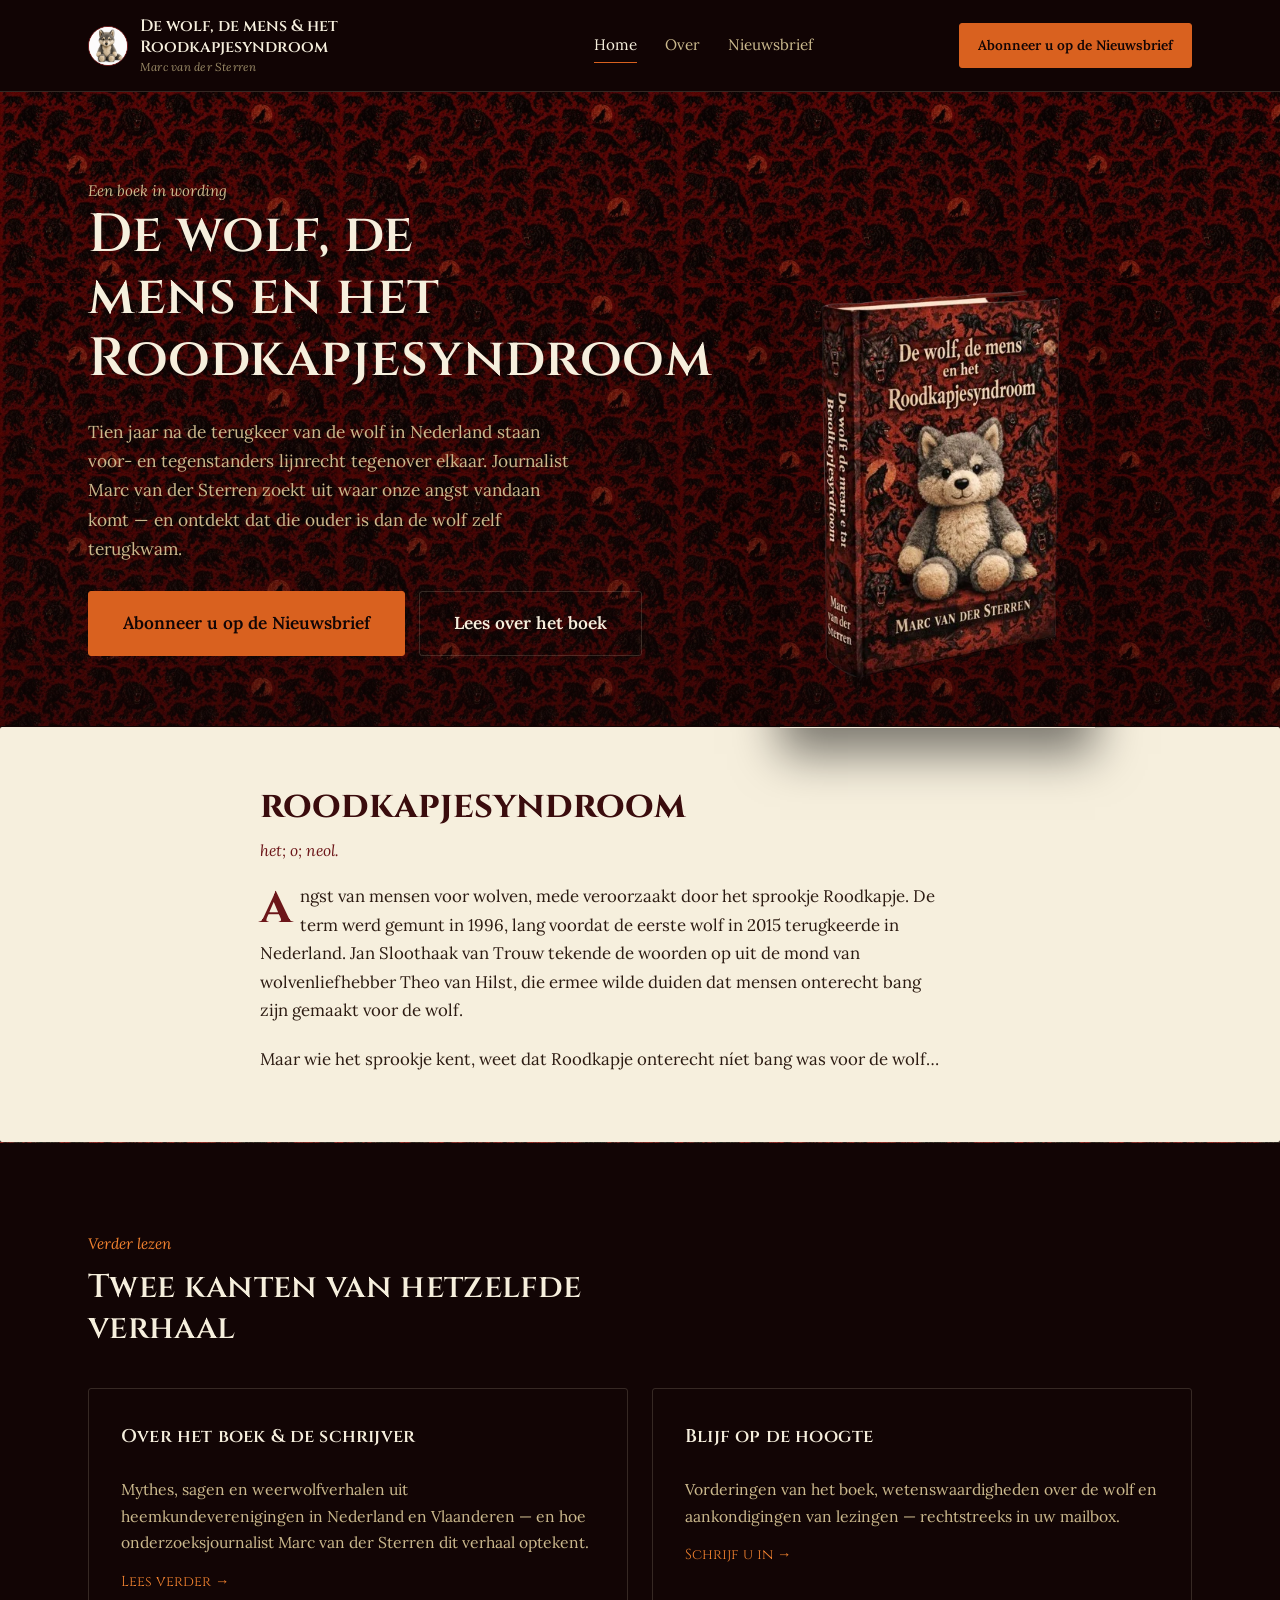
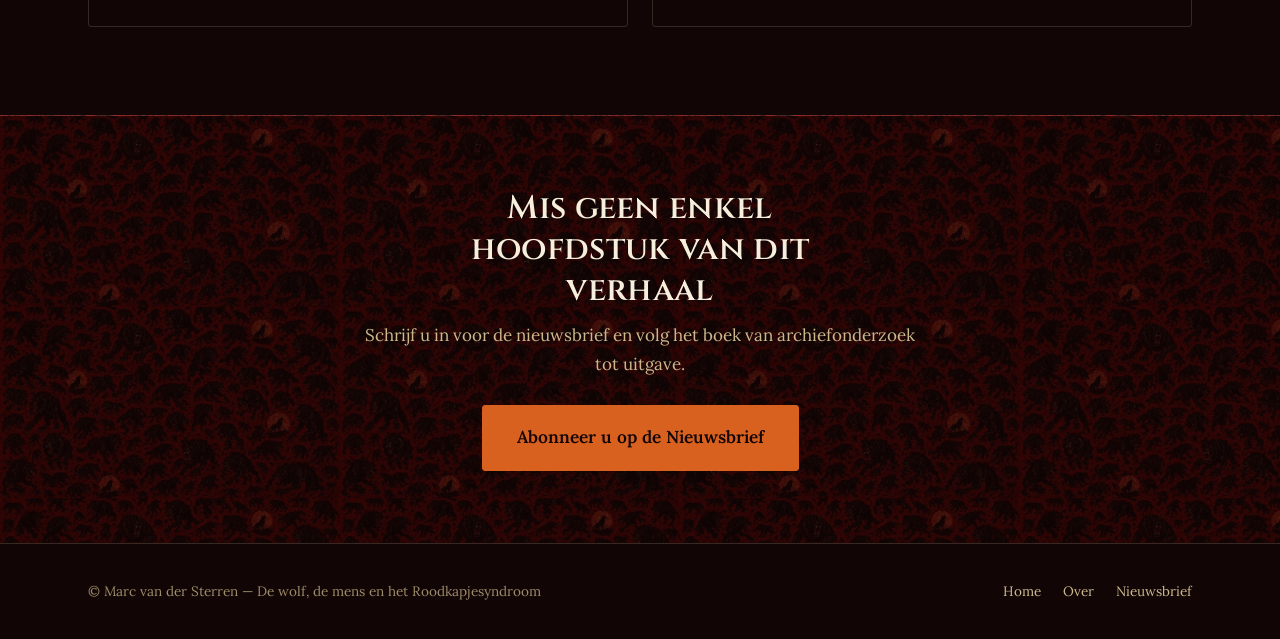
<file: index.html>
<!DOCTYPE html>
<html lang="nl">
<head>
<meta charset="UTF-8">
<meta name="viewport" content="width=device-width, initial-scale=1.0">
<title>De wolf, de mens en het Roodkapjesyndroom — Marc van der Sterren</title>
<meta name="description" content="Een boek over de terugkeer van de wolf in Nederland en de eeuwenoude angst die het sprookje van Roodkapje ons naliet. Schrijf u in voor de nieuwsbrief.">
<link rel="stylesheet" href="styles.css">
</head>
<body>

<header class="site-header" id="siteHeader">
  <div class="wrap">
    <a href="index.html" class="brand">
      <img class="brand-mark" src="assets/wolf-plush-1.webp" alt="">
      <span class="brand-text">
        De wolf, de mens &amp; het Roodkapjesyndroom
        <small>Marc van der Sterren</small>
      </span>
    </a>
    <nav class="main-nav" aria-label="Hoofdnavigatie">
      <a href="index.html" aria-current="page">Home</a>
      <a href="over.html">Over</a>
      <a href="nieuwsbrief.html">Nieuwsbrief</a>
    </nav>
    <div class="header-actions">
      <a class="btn" href="https://blue-baboon.email-provider.eu/memberforms/subscribe/standalone/form/?a=xhyaluatb2&amp;l=hr0wisoywk">Abonneer u op de Nieuwsbrief</a>
    </div>
    <button class="nav-toggle" id="navToggle" aria-label="Menu openen" aria-expanded="false">☰</button>
  </div>
</header>

<main>

  <section class="hero">
    <div class="hero-inner">
      <div class="hero-copy">
        <span class="hero-eyebrow">Een boek in wording</span>
        <h1>De wolf, de mens en het Roodkapjesyndroom</h1>
        <p class="hero-lede">Tien jaar na de terugkeer van de wolf in Nederland staan voor- en tegenstanders lijnrecht tegenover elkaar. Journalist Marc van der Sterren zoekt uit waar onze angst vandaan komt — en ontdekt dat die ouder is dan de wolf zelf terugkwam.</p>
        <div class="hero-actions">
          <a class="btn btn-large" href="https://blue-baboon.email-provider.eu/memberforms/subscribe/standalone/form/?a=xhyaluatb2&amp;l=hr0wisoywk">Abonneer u op de Nieuwsbrief</a>
          <a class="btn btn-ghost btn-large" href="over.html">Lees over het boek</a>
        </div>
      </div>
      <div class="hero-figure">
        <img class="hero-book" src="assets/boek-vrijstaand.webp" alt="Vrijstaande foto van het boek 'De wolf, de mens en het Roodkapjesyndroom' door Marc van der Sterren.">
      </div>
    </div>

    <div class="definition">
      <div class="definition-inner">
        <span class="definition-term">roodkapjesyndroom</span>
        <span class="definition-tag">het; o; neol.</span>
        <p>angst van mensen voor wolven, mede veroorzaakt door het sprookje Roodkapje. De term werd gemunt in 1996, lang voordat de eerste wolf in 2015 terugkeerde in Nederland. Jan Sloothaak van Trouw tekende de woorden op uit de mond van wolvenliefhebber Theo van Hilst, die ermee wilde duiden dat mensen onterecht bang zijn gemaakt voor de wolf.</p>
        <p>Maar wie het sprookje kent, weet dat Roodkapje onterecht níet bang was voor de wolf&hellip;</p>
      </div>
    </div>
  </section>

  <section class="section section-dark">
    <div class="wrap">
      <div class="section-head">
        <span class="kicker">Verder lezen</span>
        <h2>Twee kanten van hetzelfde verhaal</h2>
      </div>
      <div class="teasers">
        <a class="teaser-card" href="over.html">
          <h3>Over het boek &amp; de schrijver</h3>
          <p>Mythes, sagen en weerwolfverhalen uit heemkundeverenigingen in Nederland en Vlaanderen — en hoe onderzoeksjournalist Marc van der Sterren dit verhaal optekent.</p>
          <span class="arrow">Lees verder →</span>
        </a>
        <a class="teaser-card" href="nieuwsbrief.html">
          <h3>Blijf op de hoogte</h3>
          <p>Vorderingen van het boek, wetenswaardigheden over de wolf en aankondigingen van lezingen — rechtstreeks in uw mailbox.</p>
          <span class="arrow">Schrijf u in →</span>
        </a>
      </div>
    </div>
  </section>

</main>

<section class="cta-band">
  <div class="cta-band-inner">
    <h2>Mis geen enkel hoofdstuk van dit verhaal</h2>
    <p>Schrijf u in voor de nieuwsbrief en volg het boek van archiefonderzoek tot uitgave.</p>
    <a class="btn btn-large" href="https://blue-baboon.email-provider.eu/memberforms/subscribe/standalone/form/?a=xhyaluatb2&amp;l=hr0wisoywk">Abonneer u op de Nieuwsbrief</a>
  </div>
</section>

<footer class="site-footer">
  <div class="wrap">
    <span class="footer-meta">&copy; Marc van der Sterren — De wolf, de mens en het Roodkapjesyndroom</span>
    <nav class="footer-nav" aria-label="Footer navigatie">
      <a href="index.html">Home</a>
      <a href="over.html">Over</a>
      <a href="nieuwsbrief.html">Nieuwsbrief</a>
    </nav>
  </div>
</footer>

<script>
  const toggle = document.getElementById('navToggle');
  const header = document.getElementById('siteHeader');
  toggle.addEventListener('click', () => {
    const open = header.classList.toggle('nav-open');
    toggle.setAttribute('aria-expanded', open ? 'true' : 'false');
  });
</script>

</body>
</html>
</file>
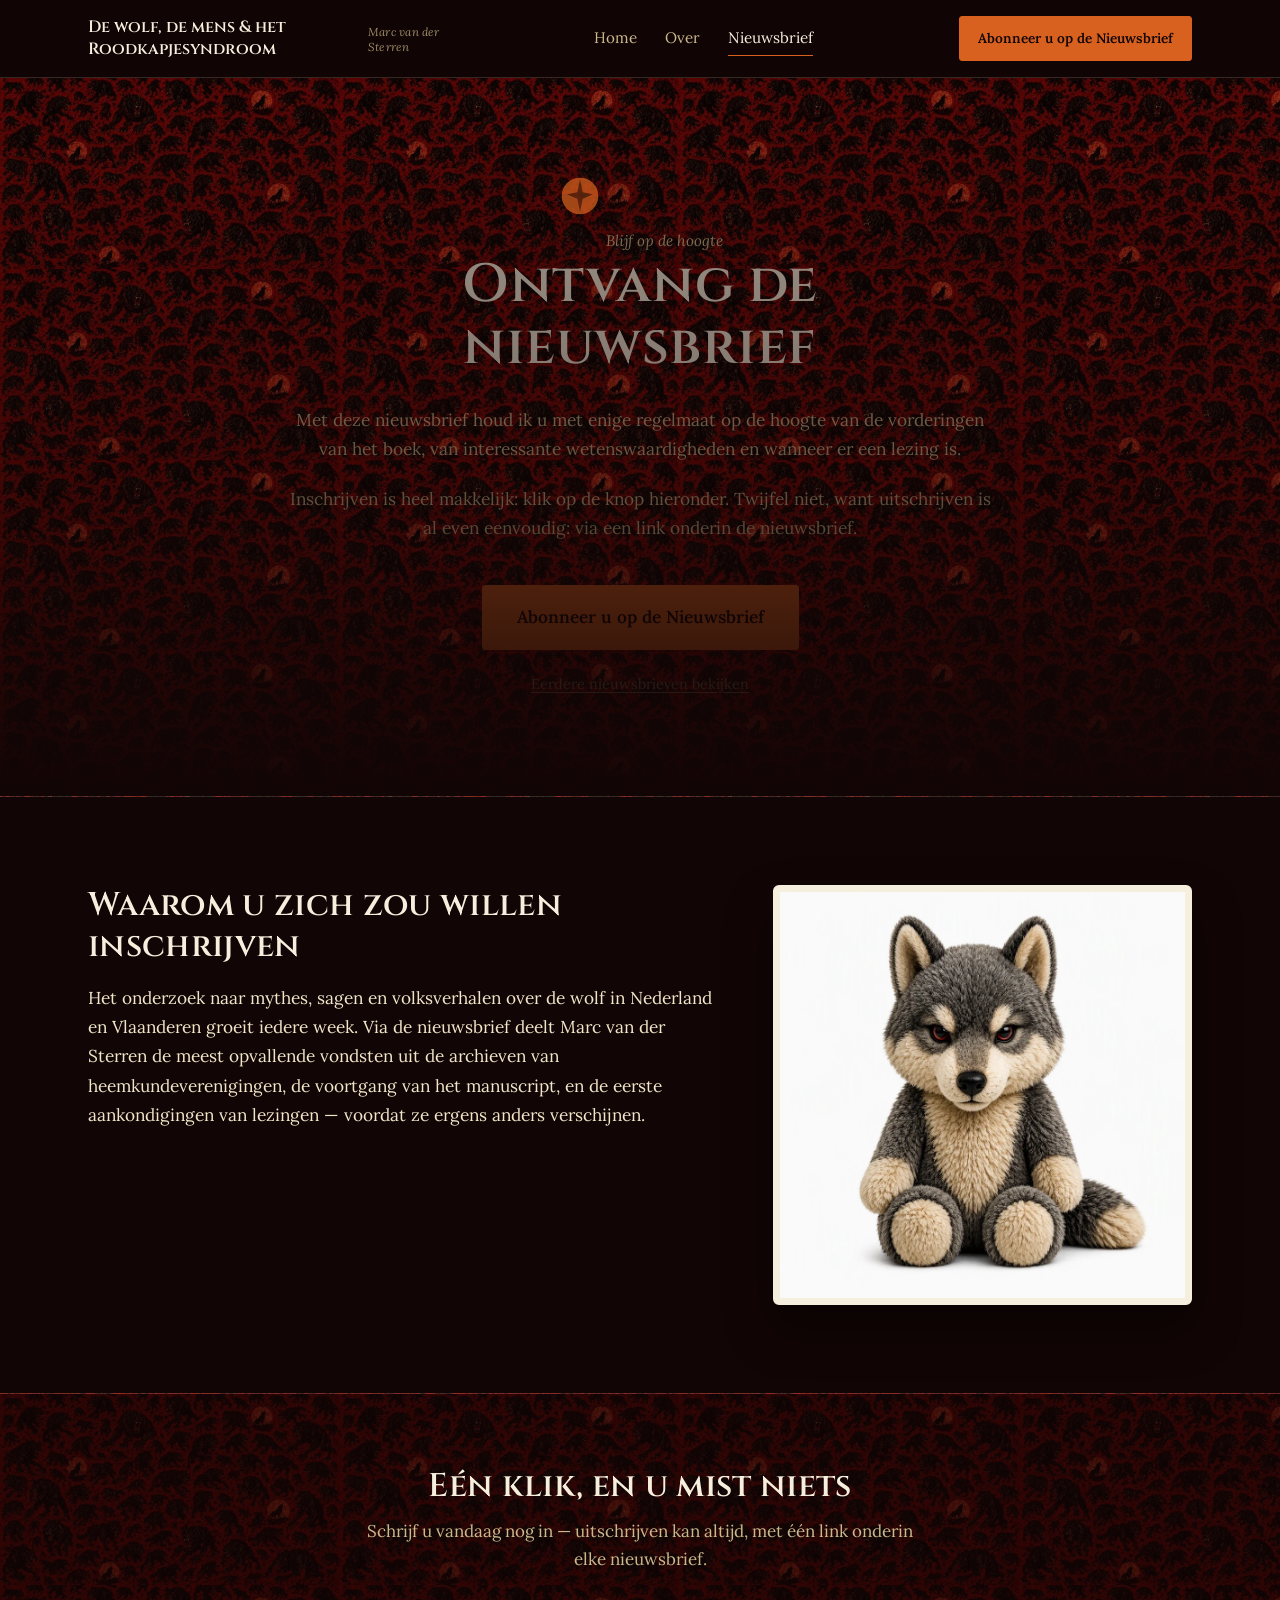
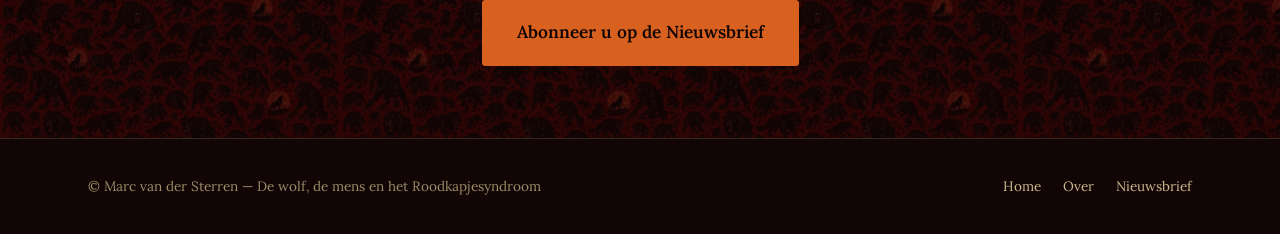
<file: nieuwsbrief.html>
<!DOCTYPE html>
<html lang="nl">
<head>
<meta charset="UTF-8">
<meta name="viewport" content="width=device-width, initial-scale=1.0">
<title>Nieuwsbrief — De wolf, de mens en het Roodkapjesyndroom</title>
<meta name="description" content="Schrijf u in voor de nieuwsbrief van Marc van der Sterren en volg de vorderingen van het boek 'De wolf, de mens en het Roodkapjesyndroom'.">
<link rel="stylesheet" href="styles.css">
</head>
<body>

<header class="site-header" id="siteHeader">
  <div class="wrap">
    <a href="index.html" class="brand">
      De wolf, de mens &amp; het Roodkapjesyndroom
      <small>Marc van der Sterren</small>
    </a>
    <nav class="main-nav" aria-label="Hoofdnavigatie">
      <a href="index.html">Home</a>
      <a href="over.html">Over</a>
      <a href="nieuwsbrief.html" aria-current="page">Nieuwsbrief</a>
    </nav>
    <div class="header-actions">
      <a class="btn" href="https://blue-baboon.email-provider.eu/memberforms/subscribe/standalone/form/?a=xhyaluatb2&amp;l=hr0wisoywk">Abonneer u op de Nieuwsbrief</a>
    </div>
    <button class="nav-toggle" id="navToggle" aria-label="Menu openen" aria-expanded="false">☰</button>
  </div>
</header>

<main>

  <section class="hero" style="min-height:0;">
    <div class="newsletter-hero">
      <div class="wrap">
        <svg class="moon-rule" viewBox="0 0 48 48" fill="none" xmlns="http://www.w3.org/2000/svg" aria-hidden="true">
          <circle cx="24" cy="24" r="20" fill="#d9611f" opacity="0.85"/>
          <path d="M24 6 L27 20 L38 22 L27 27 L24 41 L21 27 L10 22 L21 20 Z" fill="#120505" opacity="0.55"/>
        </svg>
        <span class="hero-eyebrow">Blijf op de hoogte</span>
        <h1>Ontvang de nieuwsbrief</h1>
        <p>Met deze nieuwsbrief houd ik u met enige regelmaat op de hoogte van de vorderingen van het boek, van interessante wetenswaardigheden en wanneer er een lezing is.</p>
        <p>Inschrijven is heel makkelijk: klik op de knop hieronder. Twijfel niet, want uitschrijven is al even eenvoudig: via een link onderin de nieuwsbrief.</p>
        <a class="btn btn-large" href="https://blue-baboon.email-provider.eu/memberforms/subscribe/standalone/form/?a=xhyaluatb2&amp;l=hr0wisoywk">Abonneer u op de Nieuwsbrief</a>
        <a class="fine-link" href="https://blue-baboon.email-provider.eu/web/xhyaluatb2/ulbtoklrq3">Eerdere nieuwsbrieven bekijken</a>
      </div>
    </div>
  </section>

  <section class="section section-dark">
    <div class="wrap">
      <div class="content-grid">
        <div class="content-copy">
          <h2>Waarom u zich zou willen inschrijven</h2>
          <p>Het onderzoek naar mythes, sagen en volksverhalen over de wolf in Nederland en Vlaanderen groeit iedere week. Via de nieuwsbrief deelt Marc van der Sterren de meest opvallende vondsten uit de archieven van heemkundeverenigingen, de voortgang van het manuscript, en de eerste aankondigingen van lezingen — voordat ze ergens anders verschijnen.</p>
        </div>
        <div class="content-figure">
          <img class="framed" src="assets/wolf-plush-2.webp" alt="Knuffelwolf, symbool voor de spanning tussen mythe en werkelijkheid rond de wolf in Nederland.">
        </div>
      </div>
    </div>
  </section>

</main>

<section class="cta-band">
  <div class="cta-band-inner">
    <h2>Eén klik, en u mist niets</h2>
    <p>Schrijf u vandaag nog in — uitschrijven kan altijd, met één link onderin elke nieuwsbrief.</p>
    <a class="btn btn-large" href="https://blue-baboon.email-provider.eu/memberforms/subscribe/standalone/form/?a=xhyaluatb2&amp;l=hr0wisoywk">Abonneer u op de Nieuwsbrief</a>
  </div>
</section>

<footer class="site-footer">
  <div class="wrap">
    <span class="footer-meta">&copy; Marc van der Sterren — De wolf, de mens en het Roodkapjesyndroom</span>
    <nav class="footer-nav" aria-label="Footer navigatie">
      <a href="index.html">Home</a>
      <a href="over.html">Over</a>
      <a href="nieuwsbrief.html">Nieuwsbrief</a>
    </nav>
  </div>
</footer>

<script>
  const toggle = document.getElementById('navToggle');
  const header = document.getElementById('siteHeader');
  toggle.addEventListener('click', () => {
    const open = header.classList.toggle('nav-open');
    toggle.setAttribute('aria-expanded', open ? 'true' : 'false');
  });
</script>

</body>
</html>
</file>
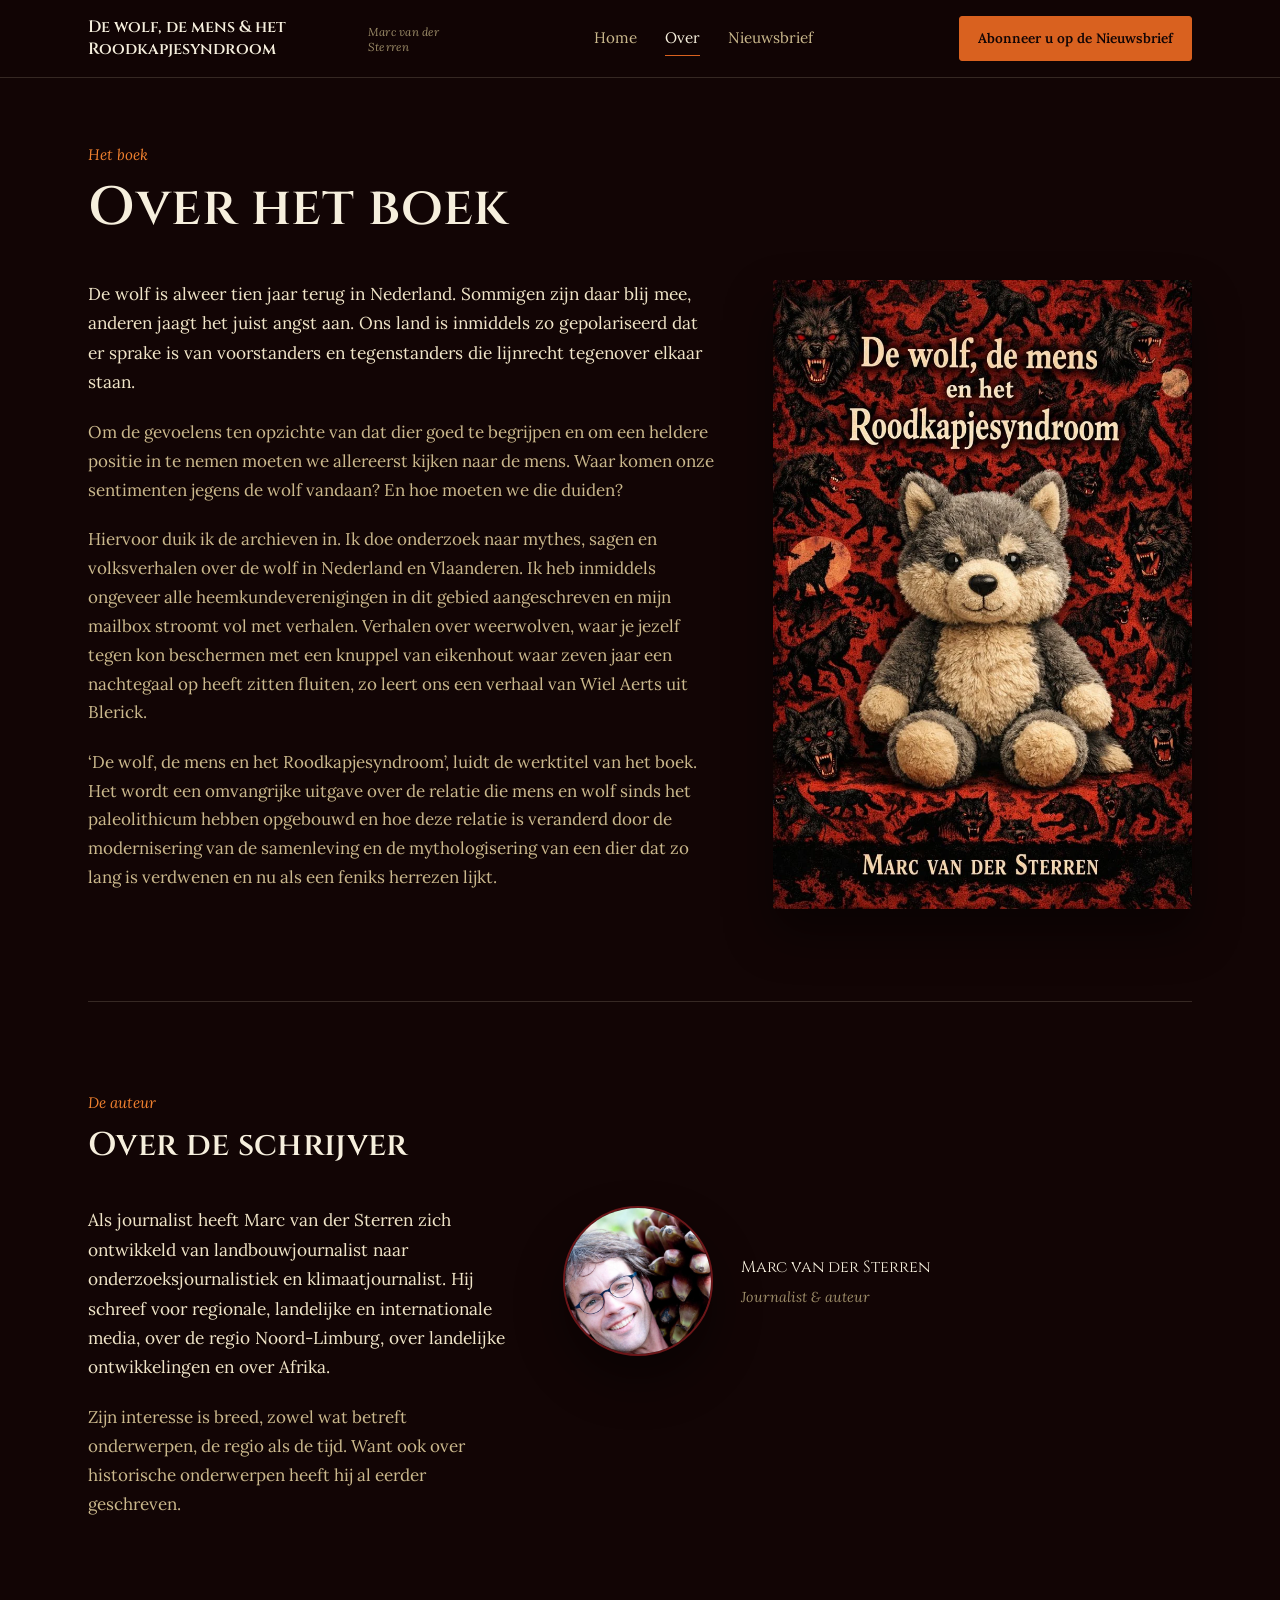
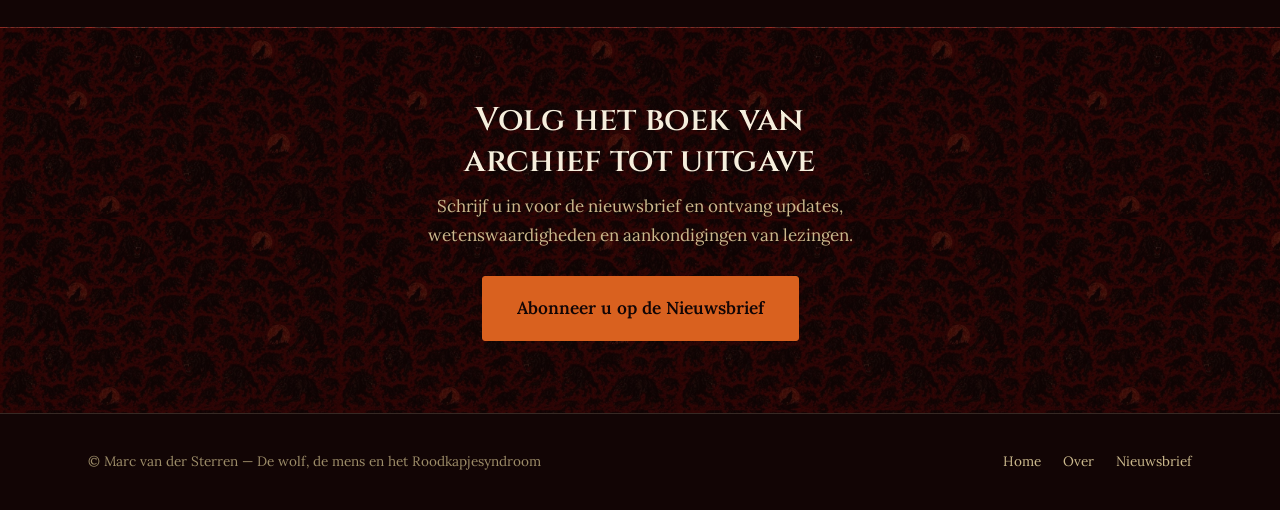
<file: over.html>
<!DOCTYPE html>
<html lang="nl">
<head>
<meta charset="UTF-8">
<meta name="viewport" content="width=device-width, initial-scale=1.0">
<title>Over het boek &amp; de schrijver — De wolf, de mens en het Roodkapjesyndroom</title>
<meta name="description" content="Over het boek 'De wolf, de mens en het Roodkapjesyndroom' en over onderzoeksjournalist Marc van der Sterren.">
<link rel="stylesheet" href="styles.css">
</head>
<body>

<header class="site-header" id="siteHeader">
  <div class="wrap">
    <a href="index.html" class="brand">
      De wolf, de mens &amp; het Roodkapjesyndroom
      <small>Marc van der Sterren</small>
    </a>
    <nav class="main-nav" aria-label="Hoofdnavigatie">
      <a href="index.html">Home</a>
      <a href="over.html" aria-current="page">Over</a>
      <a href="nieuwsbrief.html">Nieuwsbrief</a>
    </nav>
    <div class="header-actions">
      <a class="btn" href="https://blue-baboon.email-provider.eu/memberforms/subscribe/standalone/form/?a=xhyaluatb2&amp;l=hr0wisoywk">Abonneer u op de Nieuwsbrief</a>
    </div>
    <button class="nav-toggle" id="navToggle" aria-label="Menu openen" aria-expanded="false">☰</button>
  </div>
</header>

<main>

  <section class="section section-dark" style="padding-top:64px;">
    <div class="wrap">
      <div class="section-head" style="max-width:56ch;">
        <span class="kicker">Het boek</span>
        <h1>Over het boek</h1>
      </div>

      <div class="content-grid">
        <div class="content-copy">
          <p>De wolf is alweer tien jaar terug in Nederland. Sommigen zijn daar blij mee, anderen jaagt het juist angst aan. Ons land is inmiddels zo gepolariseerd dat er sprake is van voorstanders en tegenstanders die lijnrecht tegenover elkaar staan.</p>
          <p>Om de gevoelens ten opzichte van dat dier goed te begrijpen en om een heldere positie in te nemen moeten we allereerst kijken naar de mens. Waar komen onze sentimenten jegens de wolf vandaan? En hoe moeten we die duiden?</p>
          <p>Hiervoor duik ik de archieven in. Ik doe onderzoek naar mythes, sagen en volksverhalen over de wolf in Nederland en Vlaanderen. Ik heb inmiddels ongeveer alle heemkundeverenigingen in dit gebied aangeschreven en mijn mailbox stroomt vol met verhalen. Verhalen over weerwolven, waar je jezelf tegen kon beschermen met een knuppel van eikenhout waar zeven jaar een nachtegaal op heeft zitten fluiten, zo leert ons een verhaal van Wiel Aerts uit Blerick.</p>
          <p>&lsquo;De wolf, de mens en het Roodkapjesyndroom&rsquo;, luidt de werktitel van het boek. Het wordt een omvangrijke uitgave over de relatie die mens en wolf sinds het paleolithicum hebben opgebouwd en hoe deze relatie is veranderd door de modernisering van de samenleving en de mythologisering van een dier dat zo lang is verdwenen en nu als een feniks herrezen lijkt.</p>
        </div>
        <div class="content-figure">
          <img src="assets/boek-cover.webp" alt="Boekomslag van 'De wolf, de mens en het Roodkapjesyndroom' door Marc van der Sterren, met een knuffelwolf tegen een donkerrode achtergrond vol weerwolfsilhouetten.">
        </div>
      </div>

      <hr class="divider">

      <div style="padding-top:88px;">
        <div class="section-head" style="max-width:56ch;">
          <span class="kicker">De auteur</span>
          <h2>Over de schrijver</h2>
        </div>

        <div class="content-grid reverse">
          <div class="content-figure">
            <div class="portrait-figure">
              <img src="assets/marc-portret.webp" alt="Portret van Marc van der Sterren, auteur en journalist.">
              <div>
                <p class="portrait-name">Marc van der Sterren</p>
                <p class="portrait-role">Journalist &amp; auteur</p>
              </div>
            </div>
          </div>
          <div class="content-copy">
            <p>Als journalist heeft Marc van der Sterren zich ontwikkeld van landbouwjournalist naar onderzoeksjournalistiek en klimaatjournalist. Hij schreef voor regionale, landelijke en internationale media, over de regio Noord-Limburg, over landelijke ontwikkelingen en over Afrika.</p>
            <p>Zijn interesse is breed, zowel wat betreft onderwerpen, de regio als de tijd. Want ook over historische onderwerpen heeft hij al eerder geschreven.</p>
          </div>
        </div>
      </div>

    </div>
  </section>

</main>

<section class="cta-band">
  <div class="cta-band-inner">
    <h2>Volg het boek van archief tot uitgave</h2>
    <p>Schrijf u in voor de nieuwsbrief en ontvang updates, wetenswaardigheden en aankondigingen van lezingen.</p>
    <a class="btn btn-large" href="https://blue-baboon.email-provider.eu/memberforms/subscribe/standalone/form/?a=xhyaluatb2&amp;l=hr0wisoywk">Abonneer u op de Nieuwsbrief</a>
  </div>
</section>

<footer class="site-footer">
  <div class="wrap">
    <span class="footer-meta">&copy; Marc van der Sterren — De wolf, de mens en het Roodkapjesyndroom</span>
    <nav class="footer-nav" aria-label="Footer navigatie">
      <a href="index.html">Home</a>
      <a href="over.html">Over</a>
      <a href="nieuwsbrief.html">Nieuwsbrief</a>
    </nav>
  </div>
</footer>

<script>
  const toggle = document.getElementById('navToggle');
  const header = document.getElementById('siteHeader');
  toggle.addEventListener('click', () => {
    const open = header.classList.toggle('nav-open');
    toggle.setAttribute('aria-expanded', open ? 'true' : 'false');
  });
</script>

</body>
</html>
</file>
<file: styles.css>
/* ============================================================
   De wolf, de mens en het Roodkapjesyndroom — stylesheet
   ============================================================ */

@import url('https://fonts.googleapis.com/css2?family=Cinzel:wght@500;600;700&family=Lora:ital,wght@0,400;0,500;0,600;1,400;1,500&display=swap');

:root{
  --void:        #120505;
  --crimson-900: #3a0c0d;
  --crimson-800: #521113;
  --crimson-700: #6c1619;
  --ink:         #f1e6c9;
  --ink-dim:     #cbb98d;
  --ink-faint:   #9c8c68;
  --ember:       #d9611f;
  --ember-bright:#f0812f;
  --parchment:   #f6efdd;
  --parchment-2: #ece0c3;
  --line:        rgba(241,230,201,0.16);

  --font-display: 'Cinzel', 'Iowan Old Style', Georgia, serif;
  --font-body:    'Lora', Georgia, 'Times New Roman', serif;

  --max-w: 1160px;
}

*, *::before, *::after{ box-sizing: border-box; }

html{ scroll-behavior: smooth; }

body{
  margin: 0;
  background: var(--void);
  color: var(--ink);
  font-family: var(--font-body);
  font-size: 17px;
  line-height: 1.7;
  -webkit-font-smoothing: antialiased;
}

img{ max-width: 100%; display: block; }

a{ color: inherit; }

.wrap{
  max-width: var(--max-w);
  margin: 0 auto;
  padding: 0 28px;
}

h1, h2, h3{
  font-family: var(--font-display);
  font-weight: 600;
  letter-spacing: 0.01em;
  margin: 0 0 0.5em 0;
  color: var(--parchment);
}

h1{ font-size: clamp(2.1rem, 4.2vw, 3.4rem); line-height: 1.15; }
h2{ font-size: clamp(1.5rem, 2.6vw, 2.05rem); line-height: 1.25; }
h3{ font-size: 1.15rem; }

p{ margin: 0 0 1.2em 0; max-width: 66ch; }

::selection{ background: var(--ember); color: var(--void); }

:focus-visible{
  outline: 2px solid var(--ember-bright);
  outline-offset: 3px;
}

/* ---------------- Header ---------------- */

.site-header{
  position: sticky;
  top: 0;
  z-index: 50;
  background: rgba(18, 5, 5, 0.92);
  backdrop-filter: blur(6px);
  border-bottom: 1px solid var(--line);
}

.site-header .wrap{
  display: flex;
  align-items: center;
  justify-content: space-between;
  gap: 20px;
  padding-top: 16px;
  padding-bottom: 16px;
}

.brand{
  display: flex;
  align-items: center;
  gap: 12px;
  font-family: var(--font-display);
  font-size: 1.02rem;
  font-weight: 600;
  color: var(--parchment);
  text-decoration: none;
  line-height: 1.3;
  max-width: 360px;
}

.brand-mark{
  width: 40px;
  height: 40px;
  border-radius: 50%;
  object-fit: cover;
  object-position: 50% 30%;
  border: 1.5px solid var(--crimson-700);
  flex-shrink: 0;
  background: var(--parchment);
}

.brand-text{
  display: flex;
  flex-direction: column;
}

.brand small{
  display: block;
  font-family: var(--font-body);
  font-weight: 400;
  font-style: italic;
  font-size: 0.72rem;
  color: var(--ink-faint);
  letter-spacing: 0.02em;
  margin-top: 2px;
}

.main-nav{
  display: flex;
  align-items: center;
  gap: 28px;
}

.main-nav a{
  text-decoration: none;
  font-size: 0.95rem;
  color: var(--ink-dim);
  padding: 4px 0;
  border-bottom: 1px solid transparent;
  transition: color 0.15s ease, border-color 0.15s ease;
}

.main-nav a:hover,
.main-nav a[aria-current="page"]{
  color: var(--parchment);
  border-bottom-color: var(--ember);
}

.header-actions{
  display: flex;
  align-items: center;
}

/* header CTA is smaller than the big hero one */
.header-actions .btn{
  font-size: 0.85rem;
  padding: 10px 18px;
}

.nav-toggle{
  display: none;
  background: none;
  border: 1px solid var(--line);
  color: var(--parchment);
  border-radius: 4px;
  width: 40px;
  height: 36px;
  font-size: 1.1rem;
}

/* ---------------- Buttons ---------------- */

.btn{
  display: inline-flex;
  align-items: center;
  gap: 8px;
  font-family: var(--font-body);
  font-weight: 600;
  font-size: 1rem;
  text-decoration: none;
  padding: 14px 26px;
  border-radius: 3px;
  border: 1px solid var(--ember);
  background: var(--ember);
  color: var(--void);
  cursor: pointer;
  transition: background 0.18s ease, transform 0.18s ease, box-shadow 0.18s ease;
  white-space: nowrap;
}

.btn:hover{
  background: var(--ember-bright);
  border-color: var(--ember-bright);
  transform: translateY(-1px);
  box-shadow: 0 6px 18px rgba(217, 97, 31, 0.35);
}

.btn-ghost{
  background: transparent;
  color: var(--parchment);
  border: 1px solid var(--line);
}

.btn-ghost:hover{
  background: rgba(241,230,201,0.06);
  border-color: var(--ink-dim);
  box-shadow: none;
}

.btn-large{
  font-size: 1.08rem;
  padding: 17px 34px;
}

/* ---------------- Hero ---------------- */

.hero{
  position: relative;
  background: var(--crimson-900) url('assets/bg-pattern.webp');
  background-size: 340px;
  overflow: hidden;
  border-bottom: 1px solid var(--line);
}

.hero::before{
  content: "";
  position: absolute;
  inset: 0;
  background: linear-gradient(180deg, rgba(18,5,5,0.35) 0%, rgba(18,5,5,0.55) 55%, var(--void) 100%);
}

.hero-inner{
  position: relative;
  z-index: 2;
  padding: 84px 28px 0;
  max-width: var(--max-w);
  margin: 0 auto;
  display: grid;
  grid-template-columns: 1.05fr 0.95fr;
  align-items: end;
  gap: 32px;
}

.hero-copy{
  padding-bottom: 72px;
}

.hero-eyebrow{
  font-style: italic;
  color: var(--ink-dim);
  font-size: 0.95rem;
  margin-bottom: 14px;
}

.hero h1{
  max-width: 13ch;
}

.hero-lede{
  color: var(--ink-dim);
  font-size: 1.08rem;
  max-width: 44ch;
}

.hero-actions{
  margin-top: 26px;
  display: flex;
  gap: 14px;
  flex-wrap: wrap;
}

.hero-figure{
  position: relative;
  display: flex;
  justify-content: center;
}

.hero-figure img{
  width: 78%;
  border-radius: 6px;
  border: 7px solid var(--parchment);
  box-shadow: 0 30px 50px rgba(0,0,0,0.55);
}

.hero-figure img.hero-book{
  width: 62%;
  border: none;
  border-radius: 0;
  background: transparent;
  box-shadow: 0 26px 44px rgba(0,0,0,0.5);
}

/* ---------------- Definition block (signature element) ---------------- */

.definition{
  background: var(--parchment);
  color: var(--crimson-900);
  border-radius: 2px;
  padding: 48px clamp(28px, 5vw, 64px);
  margin: -1px auto 0;
  position: relative;
  box-shadow: 0 -1px 0 var(--void);
}

.definition-inner{
  max-width: 760px;
  margin: 0 auto;
}

.definition-term{
  font-family: var(--font-display);
  font-size: clamp(1.7rem, 3vw, 2.3rem);
  font-weight: 700;
  color: var(--crimson-900);
  margin-bottom: 2px;
}

.definition-tag{
  font-style: italic;
  color: var(--crimson-700);
  font-size: 0.98rem;
  margin-bottom: 18px;
  display: block;
}

.definition p{
  max-width: 68ch;
  color: #2c1b12;
  font-size: 1.05rem;
}

.definition p:first-of-type::first-letter{
  font-family: var(--font-display);
  font-size: 3.1rem;
  font-weight: 700;
  float: left;
  line-height: 0.8;
  padding: 6px 8px 0 0;
  color: var(--crimson-700);
}

/* ---------------- Generic section ---------------- */

.section{
  padding: 88px 0;
}

.section-dark{
  background: var(--void);
}

.section-crimson{
  background: var(--crimson-900);
  border-top: 1px solid var(--line);
  border-bottom: 1px solid var(--line);
}

.section-head{
  max-width: 640px;
  margin: 0 0 40px 0;
}

.section-head .kicker{
  font-style: italic;
  color: var(--ember-bright);
  font-size: 0.95rem;
  display: block;
  margin-bottom: 10px;
}

/* Teaser cards on homepage */

.teasers{
  display: grid;
  grid-template-columns: repeat(2, 1fr);
  gap: 24px;
}

.teaser-card{
  border: 1px solid var(--line);
  border-radius: 3px;
  padding: 32px;
  text-decoration: none;
  color: var(--ink);
  display: flex;
  flex-direction: column;
  gap: 14px;
  transition: border-color 0.18s ease, background 0.18s ease;
}

.teaser-card:hover{
  border-color: var(--ember);
  background: rgba(217, 97, 31, 0.06);
}

.teaser-card h3{
  color: var(--parchment);
}

.teaser-card p{
  color: var(--ink-dim);
  margin: 0;
  font-size: 0.98rem;
}

.teaser-card .arrow{
  color: var(--ember-bright);
  font-family: var(--font-display);
  font-size: 0.9rem;
}

/* ---------------- Content / Over page ---------------- */

.content-grid{
  display: grid;
  grid-template-columns: 1.2fr 0.8fr;
  gap: 56px;
  align-items: start;
}

.content-grid.reverse{
  grid-template-columns: 0.8fr 1.2fr;
}

.content-grid.reverse .content-figure{ order: 2; }
.content-grid.reverse .content-copy{ order: 1; }

.content-figure img{
  border-radius: 3px;
  box-shadow: 0 24px 48px rgba(0,0,0,0.45);
}

.content-figure img.framed{
  border-radius: 6px;
  border: 7px solid var(--parchment);
}

.content-copy p{
  color: var(--ink-dim);
  max-width: 62ch;
}

.content-copy p:first-of-type{
  color: var(--ink);
  font-size: 1.08rem;
}

.divider{
  border: none;
  border-top: 1px solid var(--line);
  margin: 88px 0 0;
}

.portrait-figure{
  display: flex;
  align-items: center;
  gap: 28px;
}

.portrait-figure img{
  width: 150px;
  height: 150px;
  object-fit: cover;
  border-radius: 50%;
  border: 2px solid var(--crimson-700);
  flex-shrink: 0;
}

.portrait-name{
  font-family: var(--font-display);
  color: var(--parchment);
  font-size: 1rem;
  margin: 0 0 4px 0;
}

.portrait-role{
  color: var(--ink-faint);
  font-style: italic;
  font-size: 0.9rem;
  margin: 0;
}

/* ---------------- Newsletter page ---------------- */

.newsletter-hero{
  padding: 96px 0 100px;
  text-align: center;
}

.newsletter-hero .wrap{
  max-width: 760px;
}

.newsletter-hero h1{
  max-width: 18ch;
  margin-left: auto;
  margin-right: auto;
}

.newsletter-hero p{
  margin-left: auto;
  margin-right: auto;
  color: var(--ink-dim);
  font-size: 1.08rem;
}

.newsletter-hero .btn{
  margin-top: 20px;
}

.newsletter-hero .fine-link{
  display: block;
  margin-top: 22px;
  font-size: 0.9rem;
  color: var(--ink-faint);
  text-decoration: underline;
  text-underline-offset: 3px;
}

.moon-rule{
  width: 44px;
  height: 44px;
  margin: 0 auto 28px;
  opacity: 0.85;
}

/* ---------------- CTA band (repeated bottom of pages) ---------------- */

.cta-band{
  background: var(--crimson-900) url('assets/bg-pattern.webp');
  background-size: 340px;
  border-top: 1px solid var(--line);
  position: relative;
}

.cta-band::before{
  content: "";
  position: absolute;
  inset: 0;
  background: rgba(18,5,5,0.72);
}

.cta-band-inner{
  position: relative;
  z-index: 2;
  padding: 72px 28px;
  max-width: var(--max-w);
  margin: 0 auto;
  text-align: center;
}

.cta-band h2{
  max-width: 22ch;
  margin: 0 auto 10px;
}

.cta-band p{
  color: var(--ink-dim);
  max-width: 50ch;
  margin: 0 auto 26px;
}

/* ---------------- Footer ---------------- */

.site-footer{
  background: var(--void);
  border-top: 1px solid var(--line);
  padding: 36px 0;
}

.site-footer .wrap{
  display: flex;
  align-items: center;
  justify-content: space-between;
  gap: 20px;
  flex-wrap: wrap;
}

.footer-meta{
  color: var(--ink-faint);
  font-size: 0.85rem;
}

.footer-nav{
  display: flex;
  gap: 22px;
}

.footer-nav a{
  color: var(--ink-dim);
  text-decoration: none;
  font-size: 0.85rem;
}

.footer-nav a:hover{ color: var(--parchment); }

/* ---------------- Responsive ---------------- */

@media (max-width: 880px){
  .hero-inner{
    grid-template-columns: 1fr;
    padding-top: 56px;
  }
  .hero-copy{ padding-bottom: 36px; }
  .hero-figure img{ width: 60%; }

  .content-grid,
  .content-grid.reverse{
    grid-template-columns: 1fr;
    gap: 28px;
  }
  .content-grid.reverse .content-figure,
  .content-grid.reverse .content-copy{ order: initial; }
  .content-figure img{ max-width: 340px; }

  .teasers{ grid-template-columns: 1fr; }

  .portrait-figure{ flex-direction: column; text-align: center; }
}

@media (max-width: 720px){
  .main-nav{ display: none; }
  .nav-toggle{ display: inline-flex; align-items:center; justify-content:center; }
  .site-header.nav-open .main-nav{
    display: flex;
    position: absolute;
    top: 100%;
    left: 0;
    right: 0;
    background: var(--void);
    border-bottom: 1px solid var(--line);
    flex-direction: column;
    padding: 18px 28px 24px;
    gap: 16px;
  }
  .section{ padding: 60px 0; }
  .definition{ padding: 34px 22px; }
}
</file>
